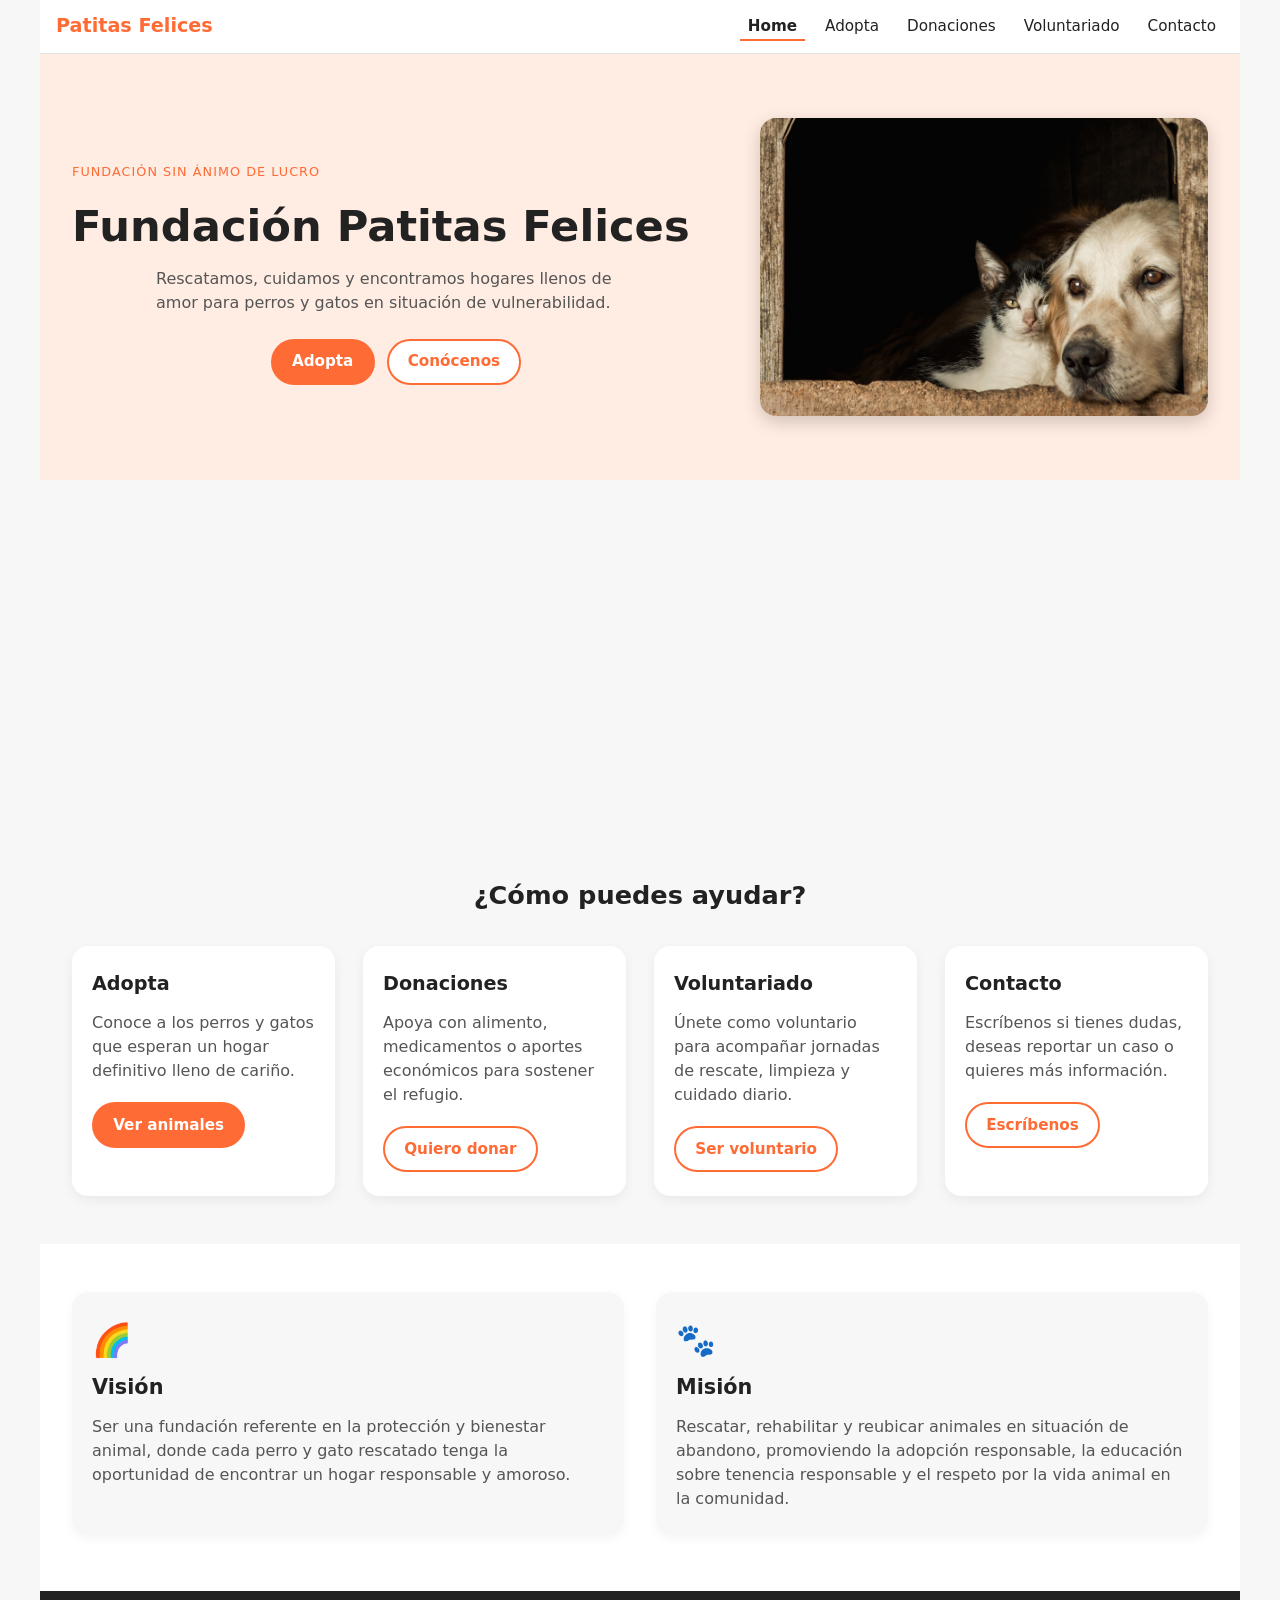
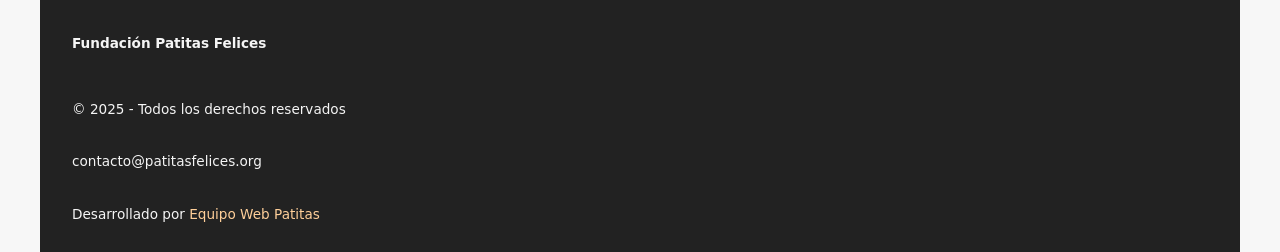
<file: index.html>
<!DOCTYPE html>
<html lang="es">
<head>
  <meta charset="UTF-8">
  <meta name="viewport" content="width=device-width, initial-scale=1.0">
  <title>Fundación Patitas Felices</title>
  <link rel="stylesheet" href="css/styles.css">
</head>
<body>
  <!-- Encabezado principal -->
  <header class="site-header">
    <div class="logo">
      <a href="index.html">Patitas Felices</a>
    </div>

    <!-- Checkbox oculto que controla el menú -->
    <input type="checkbox" id="menu-toggle" class="menu-toggle" />

    <!-- Botón hamburguesa -->
    <label for="menu-toggle" class="menu-toggle-label">
      <span></span>
      <span></span>
      <span></span>
      <span class="sr-only">Abrir o cerrar menú de navegación</span>
    </label>

    <nav class="main-nav">
      <ul>
        <li><a href="index.html" class="is-active">Home</a></li>
        <li><a href="adopta.html">Adopta</a></li>
        <li><a href="index.html#donaciones">Donaciones</a></li>
        <li><a href="index.html#voluntariado">Voluntariado</a></li>
        <li><a href="contacto.html">Contacto</a></li>
      </ul>
    </nav>
  </header>

  <main>
    <!-- Banner / Hero principal -->
    <section class="hero" id="inicio">
      <div class="hero-contenido">
        <p class="hero-etiqueta">Fundación sin ánimo de lucro</p>
        <h1 class="hero-titulo">Fundación Patitas Felices</h1>
        <p class="hero-slogan">
          Rescatamos, cuidamos y encontramos hogares llenos de amor para perros y gatos en situación de vulnerabilidad.
        </p>
        <div class="hero-acciones">
          <a href="adopta.html" class="btn btn-principal">Adopta</a>
          <a href="#donaciones" class="btn btn-secundario">Conócenos</a>
        </div>
      </div>
      <div class="hero-imagen">
        <!-- Imagen ilustrativa, se mostrará con CSS -->
        <img src="assets/img/hero-perrito-gatito.jpg" alt="Perro y gato rescatados por la fundación" />
      </div>
    </section>

    <!-- Carrusel principal (CSS) -->
    <section class="carousel-principal" aria-label="Galería principal de rescates">
      <div class="carousel-inner">
        <figure class="slide slide-1">
          <img src="assets/img/carrusel-rescate-1.jpg" alt="Voluntarios rescatando un perro en la calle" />
          <figcaption>Rescate y atención inmediata</figcaption>
        </figure>

        <figure class="slide slide-2">
          <img src="assets/img/carrusel-rehabilitacion-2.jpg" alt="Perro en recuperación en la fundación" />
          <figcaption>Rehabilitación y cuidado diario</figcaption>
        </figure>

        <figure class="slide slide-3">
          <img src="assets/img/carrusel-adopcion-3.jpg" alt="Familia adoptando un perro" />
          <figcaption>Adopciones responsables y acompañadas</figcaption>
        </figure>
      </div>
    </section>

    <!-- Secciones destacadas: Adopta / Donaciones / Voluntariado / Contacto -->
    <section class="secciones-destacadas">
          
      <h2 class="secciones-titulo">¿Cómo puedes ayudar?</h2>

      <div class="secciones-grid">
        <article class="tarjeta-destacada">
          <h3>Adopta</h3>
          <p>Conoce a los perros y gatos que esperan un hogar definitivo lleno de cariño.</p>
          <a href="adopta.html" class="btn btn-principal">Ver animales</a>
        </article>

        <article class="tarjeta-destacada" id="donaciones">
          <h3>Donaciones</h3>
          <p>Apoya con alimento, medicamentos o aportes económicos para sostener el refugio.</p>
          <a href="contacto.html" class="btn btn-secundario">Quiero donar</a>
        </article>

        <article class="tarjeta-destacada" id="voluntariado">
          <h3>Voluntariado</h3>
          <p>Únete como voluntario para acompañar jornadas de rescate, limpieza y cuidado diario.</p>
          <a href="contacto.html" class="btn btn-secundario">Ser voluntario</a>
        </article>

        <article class="tarjeta-destacada">
          <h3>Contacto</h3>
          <p>Escríbenos si tienes dudas, deseas reportar un caso o quieres más información.</p>
          <a href="contacto.html" class="btn btn-secundario">Escríbenos</a>
        </article>
      </div>
    </section>

    <!-- Visión y Misión -->
    <section class="vision-mision" aria-labelledby="titulo-vision-mision">
      <h2 id="titulo-vision-mision" class="sr-only">Visión y Misión de la Fundación</h2>
      <article class="bloque-vision">
        <div class="vision-icono" aria-hidden="true">🌈</div>
        <h3>Visión</h3>
        <p>
          Ser una fundación referente en la protección y bienestar animal, donde cada perro y gato rescatado tenga la
          oportunidad de encontrar un hogar responsable y amoroso.
        </p>
      </article>
      <article class="bloque-mision">
        <div class="vision-icono" aria-hidden="true">🐾</div>
        <h3>Misión</h3>
        <p>
          Rescatar, rehabilitar y reubicar animales en situación de abandono, promoviendo la adopción responsable, la
          educación sobre tenencia responsable y el respeto por la vida animal en la comunidad.
        </p>
      </article>
    </section>

    <!-- Galería / Carrusel secundario -->
    <section class="galeria-secundaria" aria-label="Galería de rescates y eventos">
      <!-- Imágenes secundarias -->
    </section>

    <!-- Testimonios (opcional) -->
    <section class="testimonios" aria-label="Testimonios de adoptantes y voluntarios">
      <!-- Tarjetas de testimonios -->
    </section>
  </main>

  <footer class="site-footer">
    <p class="footer-fundacion">Fundación Patitas Felices</p>
    <p class="footer-copy">© 2025 - Todos los derechos reservados</p>
    <p class="footer-contacto">contacto@patitasfelices.org</p>
    <p class="footer-dev">
      Desarrollado por <a href="#" target="_blank" rel="noopener">Equipo Web Patitas</a>
    </p>
  </footer>
</body>
</html>
</file>
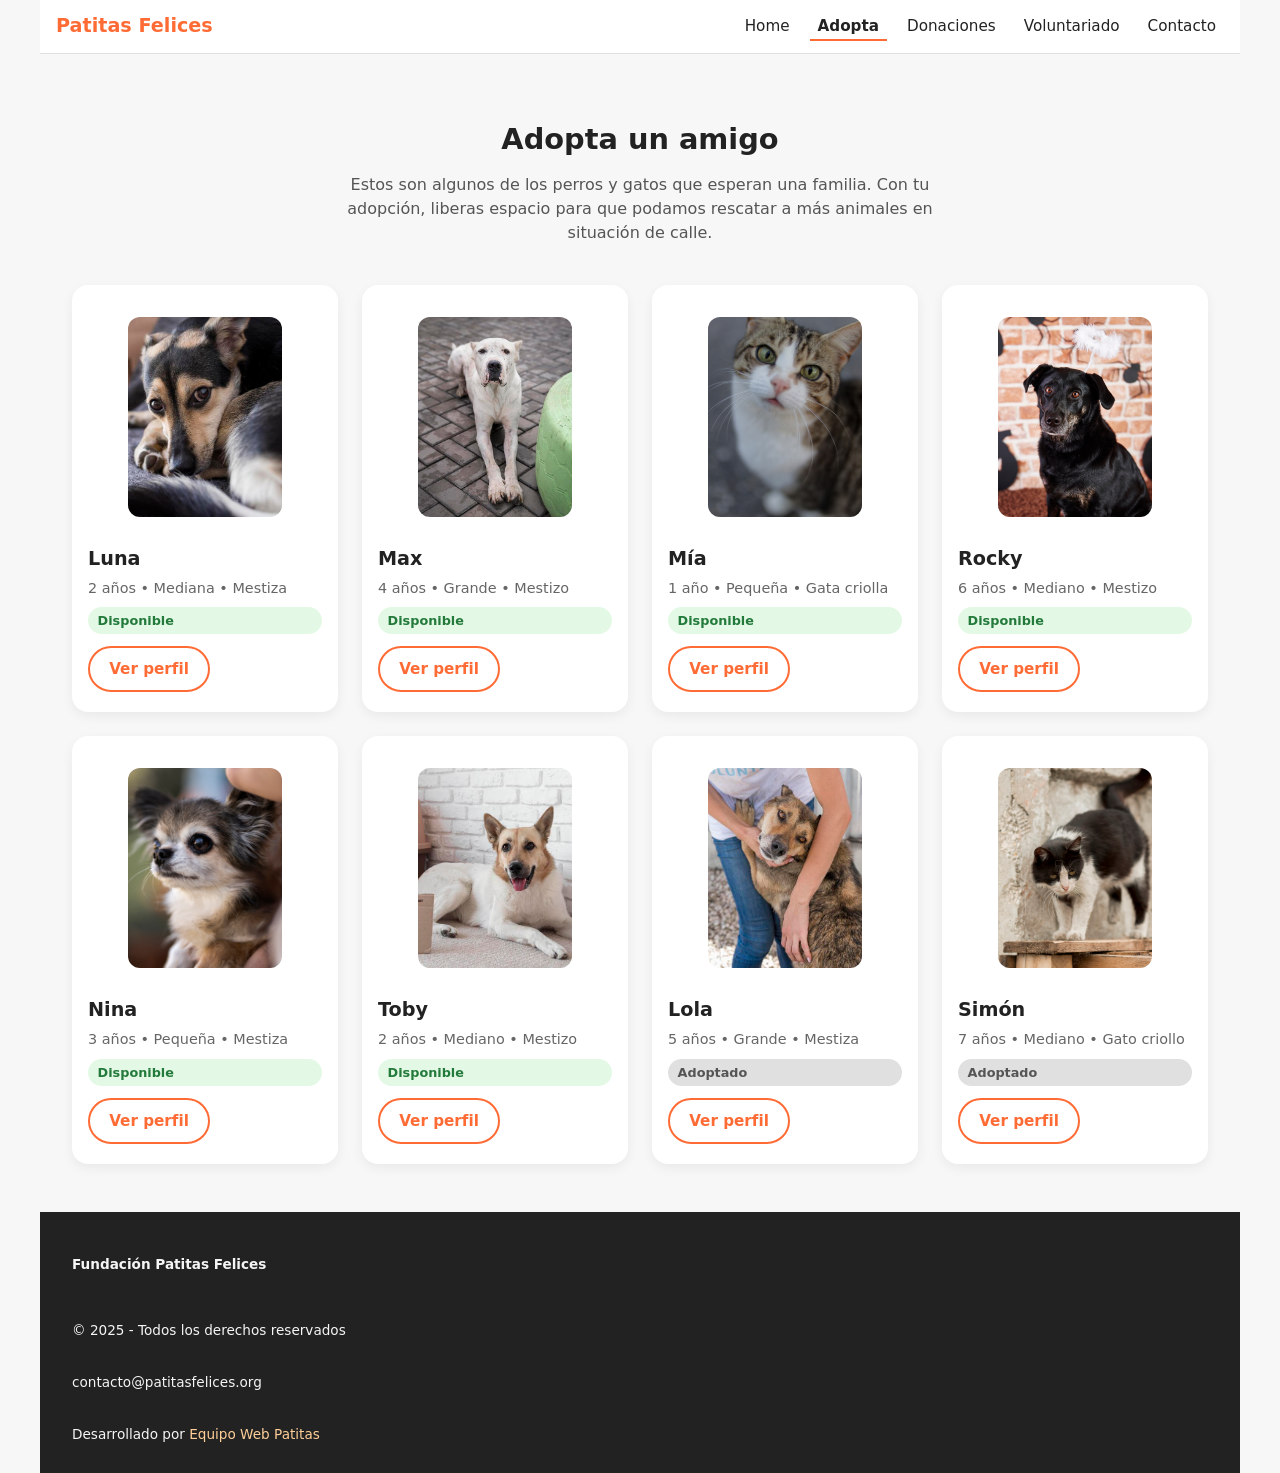
<file: adopta.html>
<!DOCTYPE html>
<html lang="es">
<head>
  <meta charset="UTF-8">
  <meta name="viewport" content="width=device-width, initial-scale=1.0">
  <title>Fundación Patitas Felices - Adopta</title>
  <link rel="stylesheet" href="css/styles.css">
</head>
<body>
  <!-- Encabezado principal -->
  <header class="site-header">
    <div class="logo">
      <a href="index.html">Patitas Felices</a>
    </div>

    <!-- Checkbox oculto que controla el menú -->
    <input type="checkbox" id="menu-toggle" class="menu-toggle" />

    <!-- Botón hamburguesa -->
    <label for="menu-toggle" class="menu-toggle-label">
      <span></span>
      <span></span>
      <span></span>
      <span class="sr-only">Abrir o cerrar menú de navegación</span>
    </label>

    <nav class="main-nav">
      <ul>
        <li><a href="index.html">Home</a></li>
        <li><a href="adopta.html" class="is-active">Adopta</a></li>
        <li><a href="index.html#donaciones">Donaciones</a></li>
        <li><a href="index.html#voluntariado">Voluntariado</a></li>
        <li><a href="contacto.html">Contacto</a></li>
      </ul>
    </nav>
  </header>

  <main>
    <section class="intro-adopta">
      <h1 class="catalogo-titulo">Adopta un amigo</h1>
      <p class="catalogo-descripcion">
        Estos son algunos de los perros y gatos que esperan una familia. Con tu adopción, liberas espacio para que
        podamos rescatar a más animales en situación de calle.
      </p>
    </section>

    <section class="catalogo-animales" aria-label="Catálogo de animales en adopción">
      <div class="grid-animales">
        <article class="tarjeta-animal">
          <figure class="animal-imagen">
            <img src="assets/img/animal-luna.jpg" alt="Perra mestiza de tamaño mediano llamada Luna" />
          </figure>
          <div class="animal-info">
            <h2 class="animal-nombre">Luna</h2>
            <p class="animal-detalle">2 años • Mediana • Mestiza</p>
            <span class="estado estado-disponible">Disponible</span>
          </div>
          <a href="perfil-animal.html" class="btn btn-secundario">Ver perfil</a>
        </article>

        <article class="tarjeta-animal">
          <figure class="animal-imagen">
            <img src="assets/img/animal-max.jpg" alt="Perro grande llamado Max" />
          </figure>
          <div class="animal-info">
            <h2 class="animal-nombre">Max</h2>
            <p class="animal-detalle">4 años • Grande • Mestizo</p>
            <span class="estado estado-disponible">Disponible</span>
          </div>
          <a href="perfil-animal.html" class="btn btn-secundario">Ver perfil</a>
        </article>

        <article class="tarjeta-animal">
          <figure class="animal-imagen">
            <img src="assets/img/animal-mia.jpg" alt="Gata joven llamada Mía" />
          </figure>
          <div class="animal-info">
            <h2 class="animal-nombre">Mía</h2>
            <p class="animal-detalle">1 año • Pequeña • Gata criolla</p>
            <span class="estado estado-disponible">Disponible</span>
          </div>
          <a href="perfil-animal.html" class="btn btn-secundario">Ver perfil</a>
        </article>

        <article class="tarjeta-animal">
          <figure class="animal-imagen">
            <img src="assets/img/animal-rocky.jpg" alt="Perro adulto llamado Rocky" />
          </figure>
          <div class="animal-info">
            <h2 class="animal-nombre">Rocky</h2>
            <p class="animal-detalle">6 años • Mediano • Mestizo</p>
            <span class="estado estado-disponible">Disponible</span>
          </div>
          <a href="perfil-animal.html" class="btn btn-secundario">Ver perfil</a>
        </article>

        <article class="tarjeta-animal">
          <figure class="animal-imagen">
            <img src="assets/img/animal-nina.jpg" alt="Perrita pequeña llamada Nina" />
          </figure>
          <div class="animal-info">
            <h2 class="animal-nombre">Nina</h2>
            <p class="animal-detalle">3 años • Pequeña • Mestiza</p>
            <span class="estado estado-disponible">Disponible</span>
          </div>
          <a href="perfil-animal.html" class="btn btn-secundario">Ver perfil</a>
        </article>

        <article class="tarjeta-animal">
          <figure class="animal-imagen">
            <img src="assets/img/animal-toby.jpg" alt="Perro mediano llamado Toby" />
          </figure>
          <div class="animal-info">
            <h2 class="animal-nombre">Toby</h2>
            <p class="animal-detalle">2 años • Mediano • Mestizo</p>
            <span class="estado estado-disponible">Disponible</span>
          </div>
          <a href="perfil-animal.html" class="btn btn-secundario">Ver perfil</a>
        </article>

        <article class="tarjeta-animal">
          <figure class="animal-imagen">
            <img src="assets/img/animal-lola.jpg" alt="Perra grande adoptada llamada Lola" />
          </figure>
          <div class="animal-info">
            <h2 class="animal-nombre">Lola</h2>
            <p class="animal-detalle">5 años • Grande • Mestiza</p>
            <span class="estado estado-adoptado">Adoptado</span>
          </div>
          <a href="perfil-animal.html" class="btn btn-secundario">Ver perfil</a>
        </article>

        <article class="tarjeta-animal">
          <figure class="animal-imagen">
            <img src="assets/img/animal-simon.jpg" alt="Gato adulto adoptado llamado Simón" />
          </figure>
          <div class="animal-info">
            <h2 class="animal-nombre">Simón</h2>
            <p class="animal-detalle">7 años • Mediano • Gato criollo</p>
            <span class="estado estado-adoptado">Adoptado</span>
          </div>
          <a href="perfil-animal.html" class="btn btn-secundario">Ver perfil</a>
        </article>
      </div>
    </section>
  </main>

  <footer class="site-footer">
    <p class="footer-fundacion">Fundación Patitas Felices</p>
    <p class="footer-copy">© 2025 - Todos los derechos reservados</p>
    <p class="footer-contacto">contacto@patitasfelices.org</p>
    <p class="footer-dev">
      Desarrollado por <a href="#" target="_blank" rel="noopener">Equipo Web Patitas</a>
    </p>
  </footer>
</body>
</html>
</file>
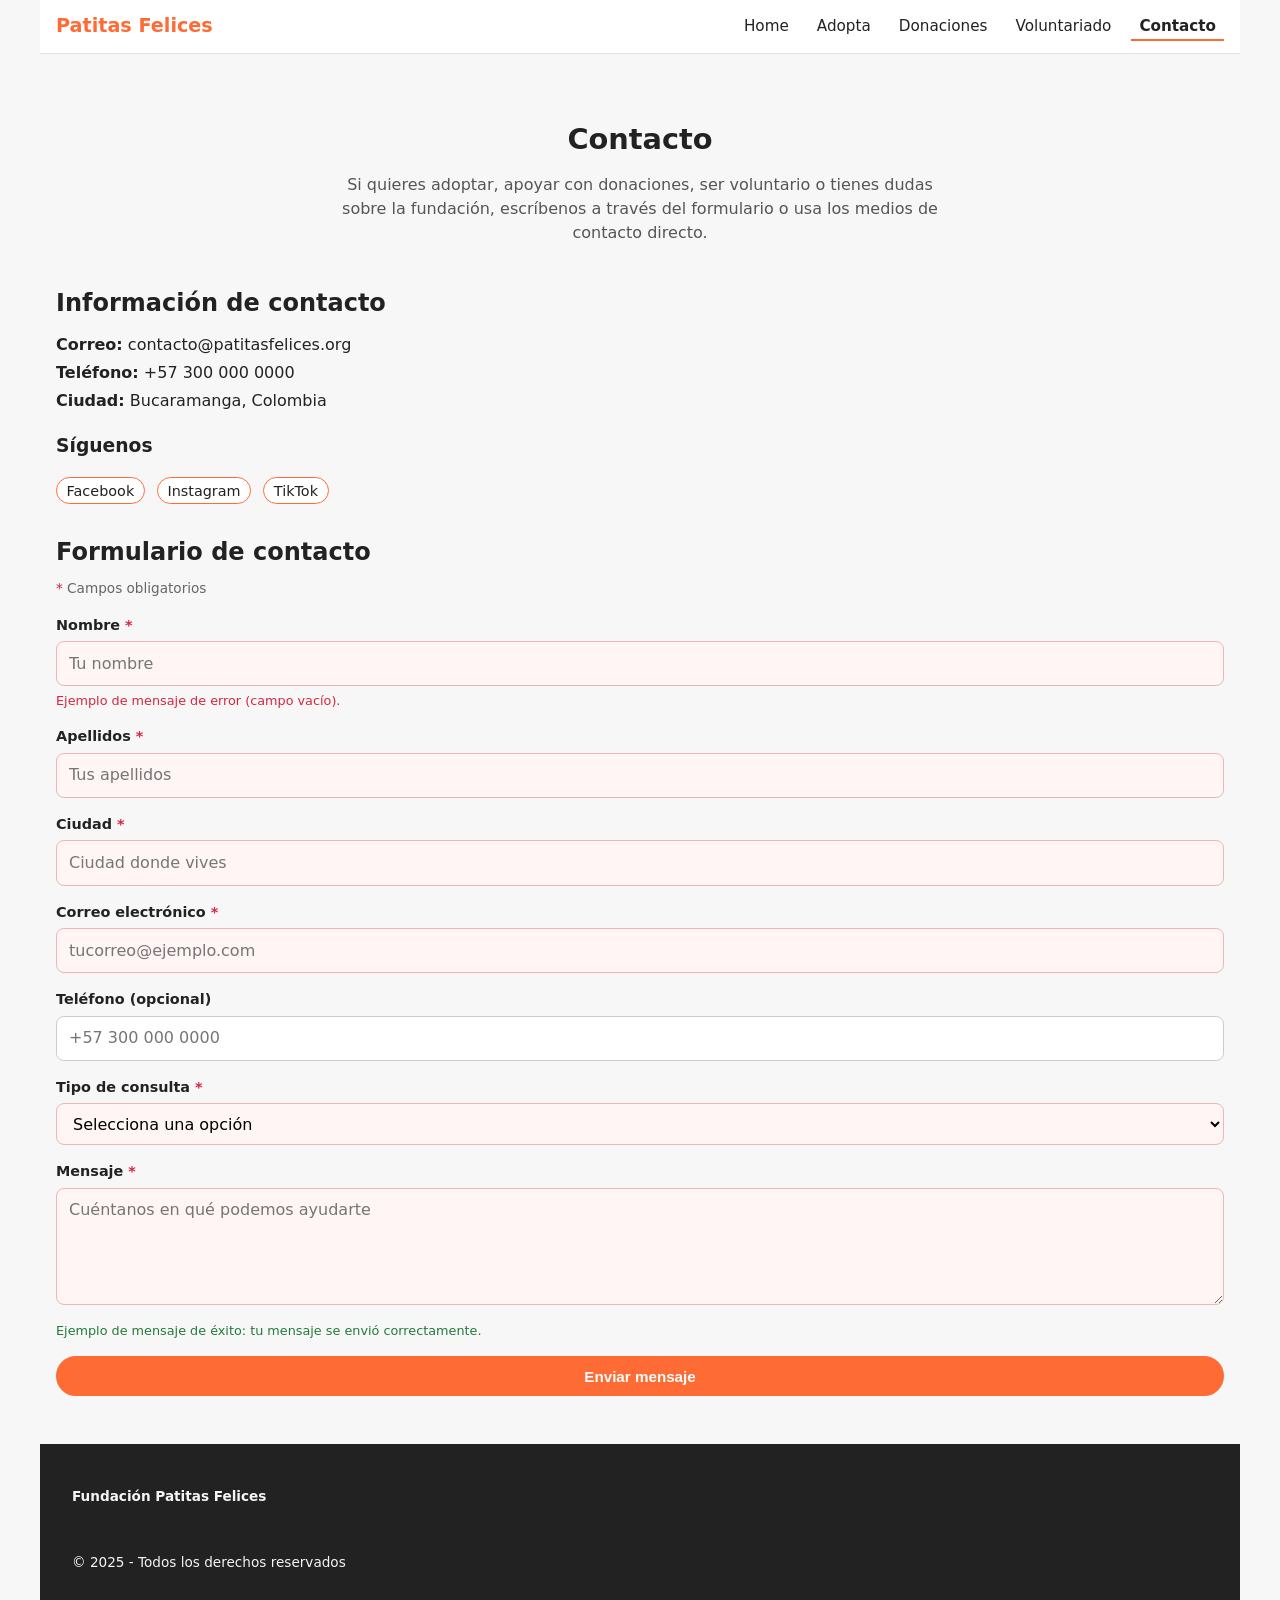
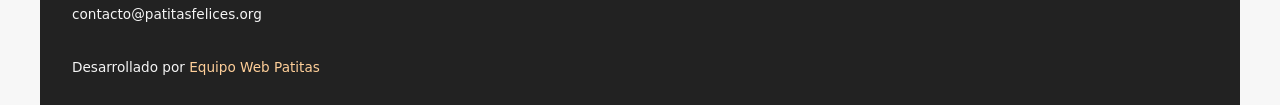
<file: contacto.html>
<!DOCTYPE html>
<html lang="es">
<head>
  <meta charset="UTF-8">
  <meta name="viewport" content="width=device-width, initial-scale=1.0">
  <title>Fundación Patitas Felices - Contacto</title>
  <link rel="stylesheet" href="css/styles.css">
</head>
<body>
  <!-- Encabezado principal -->
  <header class="site-header">
    <div class="logo">
      <a href="index.html">Patitas Felices</a>
    </div>

    <!-- Checkbox oculto que controla el menú -->
    <input type="checkbox" id="menu-toggle" class="menu-toggle" />

    <!-- Botón hamburguesa -->
    <label for="menu-toggle" class="menu-toggle-label">
      <span></span>
      <span></span>
      <span></span>
      <span class="sr-only">Abrir o cerrar menú de navegación</span>
    </label>

    <nav class="main-nav">
      <ul>
        <li><a href="index.html">Home</a></li>
        <li><a href="adopta.html">Adopta</a></li>
        <li><a href="index.html#donaciones">Donaciones</a></li>
        <li><a href="index.html#voluntariado">Voluntariado</a></li>
        <li><a href="contacto.html" class="is-active">Contacto</a></li>
      </ul>
    </nav>
  </header>

  <main>
    <section class="intro-contacto">
      <h1>Contacto</h1>
      <p>
        Si quieres adoptar, apoyar con donaciones, ser voluntario o tienes dudas sobre la fundación, escríbenos a través
        del formulario o usa los medios de contacto directo.
      </p>
    </section>

    <section class="contacto-contenido">
      <article class="contacto-info">
        <h2>Información de contacto</h2>
        <p><strong>Correo:</strong> contacto@patitasfelices.org</p>
        <p><strong>Teléfono:</strong> +57 300 000 0000</p>
        <p><strong>Ciudad:</strong> Bucaramanga, Colombia</p>

        <h3>Síguenos</h3>
        <ul class="contacto-redes">
          <li><a href="#" aria-label="Facebook Fundación Patitas Felices">Facebook</a></li>
          <li><a href="#" aria-label="Instagram Fundación Patitas Felices">Instagram</a></li>
          <li><a href="#" aria-label="TikTok Fundación Patitas Felices">TikTok</a></li>
        </ul>
      </article>

      <section class="contacto-formulario" aria-labelledby="titulo-form-contacto">
        <h2 id="titulo-form-contacto">Formulario de contacto</h2>
        <p class="nota-obligatorios"><span class="asterisco">*</span> Campos obligatorios</p>

        <form class="form-contacto" novalidate>
          <div class="campo">
            <label for="nombre">Nombre <span class="asterisco">*</span></label>
            <input id="nombre" name="nombre" type="text" placeholder="Tu nombre" required />
            <p class="mensaje-estado mensaje-error-ejemplo">Ejemplo de mensaje de error (campo vacío).</p>
          </div>

          <div class="campo">
            <label for="apellidos">Apellidos <span class="asterisco">*</span></label>
            <input id="apellidos" name="apellidos" type="text" placeholder="Tus apellidos" required />
          </div>

          <div class="campo">
            <label for="ciudad">Ciudad <span class="asterisco">*</span></label>
            <input id="ciudad" name="ciudad" type="text" placeholder="Ciudad donde vives" required />
          </div>

          <div class="campo">
            <label for="email">Correo electrónico <span class="asterisco">*</span></label>
            <input id="email" name="email" type="email" placeholder="tucorreo@ejemplo.com" required />
          </div>

          <div class="campo">
            <label for="telefono">Teléfono (opcional)</label>
            <input id="telefono" name="telefono" type="tel" placeholder="+57 300 000 0000" />
          </div>

          <div class="campo">
            <label for="tipo-consulta">Tipo de consulta <span class="asterisco">*</span></label>
            <select id="tipo-consulta" name="tipo-consulta" required>
              <option value="" disabled selected>Selecciona una opción</option>
              <option value="adopcion">Adopción</option>
              <option value="donacion">Donación</option>
              <option value="voluntariado">Voluntariado</option>
              <option value="informacion">Información general</option>
              <option value="otro">Otro</option>
            </select>
          </div>

          <div class="campo">
            <label for="mensaje">Mensaje <span class="asterisco">*</span></label>
            <textarea id="mensaje" name="mensaje" rows="4" placeholder="Cuéntanos en qué podemos ayudarte" required></textarea>
          </div>

          <div class="estado-formulario">
            <p class="mensaje-estado mensaje-exito-ejemplo">
              Ejemplo de mensaje de éxito: tu mensaje se envió correctamente.
            </p>
          </div>

          <button type="submit" class="btn btn-principal">Enviar mensaje</button>
        </form>
      </section>
    </section>
  </main>

  <footer class="site-footer">
    <p class="footer-fundacion">Fundación Patitas Felices</p>
    <p class="footer-copy">© 2025 - Todos los derechos reservados</p>
    <p class="footer-contacto">contacto@patitasfelices.org</p>
    <p class="footer-dev">
      Desarrollado por <a href="#" target="_blank" rel="noopener">Equipo Web Patitas</a>
    </p>
  </footer>
</body>
</html>
</file>
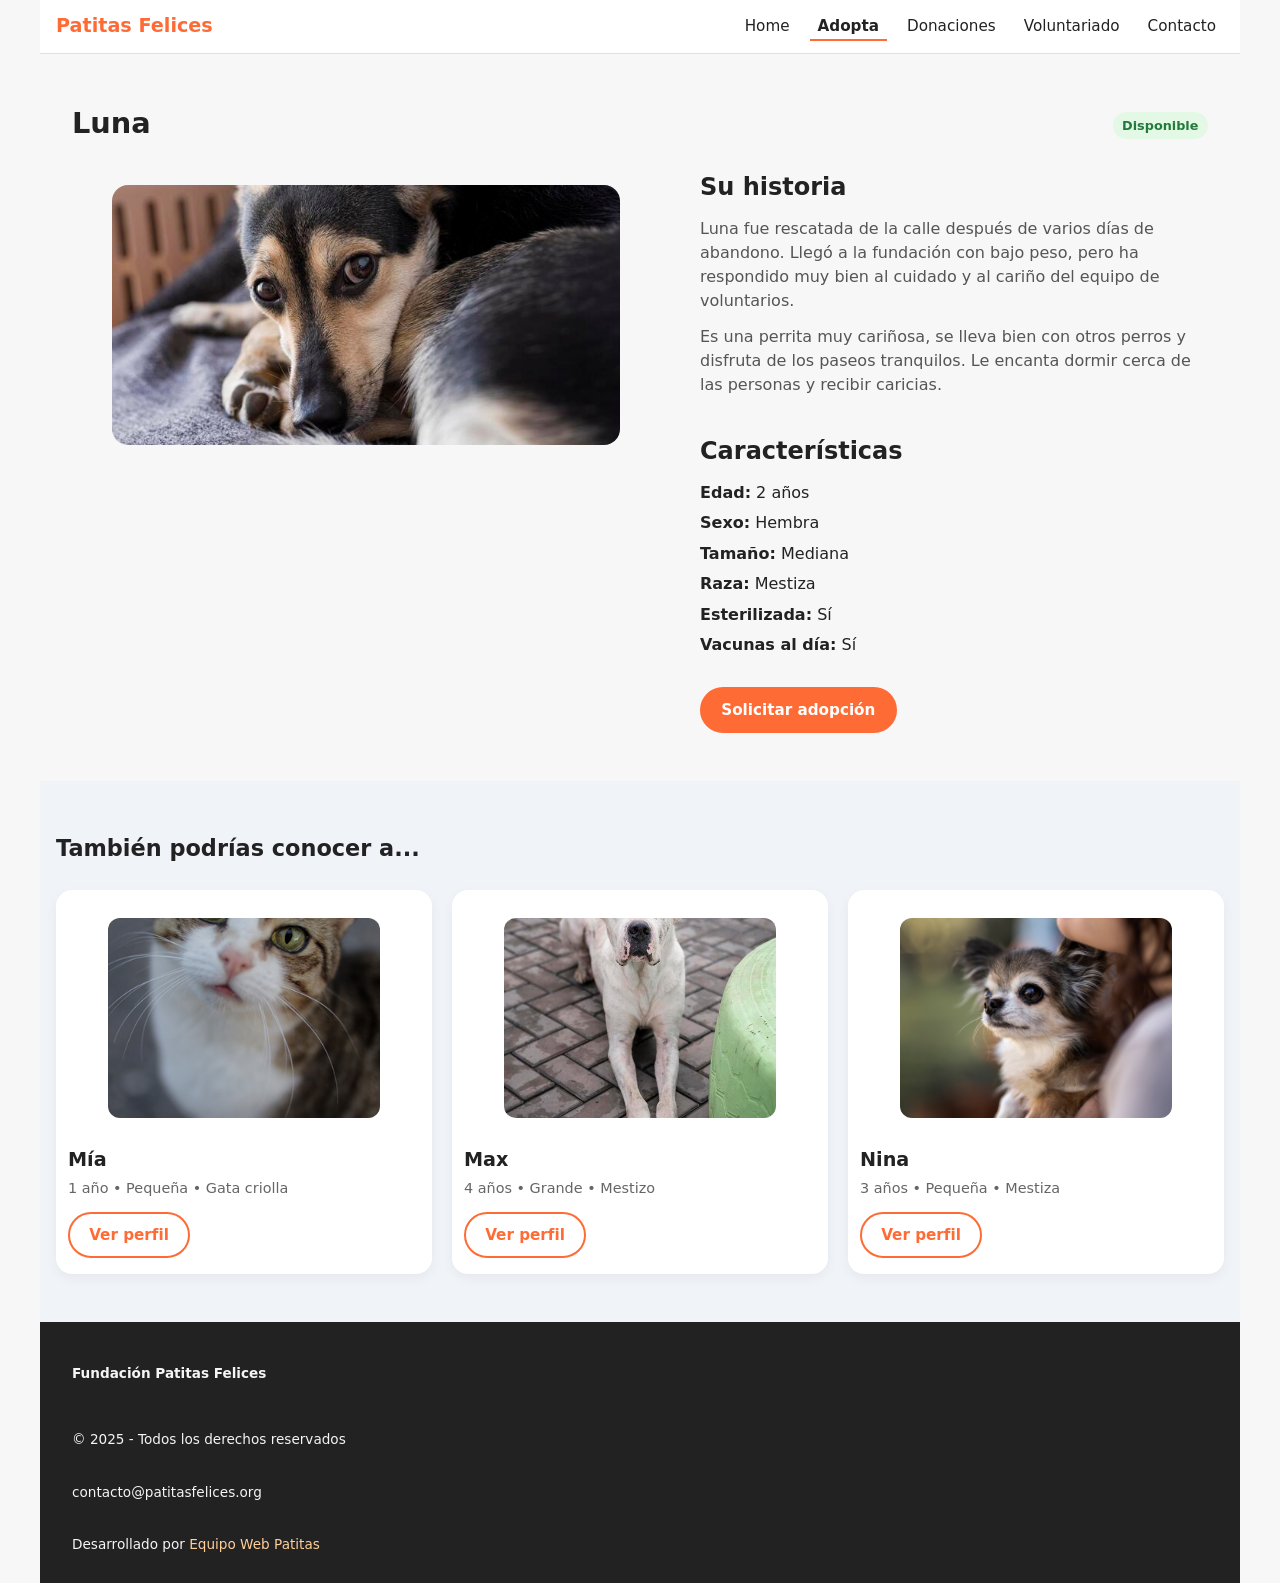
<file: perfil-animal.html>
<!DOCTYPE html>
<html lang="es">
<head>
  <meta charset="UTF-8">
  <meta name="viewport" content="width=device-width, initial-scale=1.0">
  <title>Fundación Patitas Felices - Perfil de Luna</title>
  <link rel="stylesheet" href="css/styles.css">
</head>
<body>
  <!-- Encabezado principal -->
  <header class="site-header">
    <div class="logo">
      <a href="index.html">Patitas Felices</a>
    </div>

    <!-- Checkbox oculto que controla el menú -->
    <input type="checkbox" id="menu-toggle" class="menu-toggle" />

    <!-- Botón hamburguesa -->
    <label for="menu-toggle" class="menu-toggle-label">
      <span></span>
      <span></span>
      <span></span>
      <span class="sr-only">Abrir o cerrar menú de navegación</span>
    </label>

    <nav class="main-nav">
      <ul>
        <li><a href="index.html">Home</a></li>
        <li><a href="adopta.html" class="is-active">Adopta</a></li>
        <li><a href="index.html#donaciones">Donaciones</a></li>
        <li><a href="index.html#voluntariado">Voluntariado</a></li>
        <li><a href="contacto.html">Contacto</a></li>
      </ul>
    </nav>
  </header>

  <main>
    <section class="perfil-animal">
      <header class="perfil-encabezado">
        <h1 class="animal-nombre-principal">Luna</h1>
        <span class="estado estado-disponible">Disponible</span>
      </header>

      <div class="perfil-layout">
        <figure class="perfil-imagen">
          <img src="assets/img/animal-luna.jpg" alt="Perra mestiza de tamaño mediano llamada Luna" />
        </figure>

        <section class="perfil-contenido">
          <article class="perfil-descripcion">
            <h2>Su historia</h2>
            <p>
              Luna fue rescatada de la calle después de varios días de abandono. Llegó a la fundación con bajo peso,
              pero ha respondido muy bien al cuidado y al cariño del equipo de voluntarios.
            </p>
            <p>
              Es una perrita muy cariñosa, se lleva bien con otros perros y disfruta de los paseos tranquilos. Le encanta
              dormir cerca de las personas y recibir caricias.
            </p>
          </article>

          <article class="perfil-ficha">
            <h2>Características</h2>
            <ul>
              <li><strong>Edad:</strong> 2 años</li>
              <li><strong>Sexo:</strong> Hembra</li>
              <li><strong>Tamaño:</strong> Mediana</li>
              <li><strong>Raza:</strong> Mestiza</li>
              <li><strong>Esterilizada:</strong> Sí</li>
              <li><strong>Vacunas al día:</strong> Sí</li>
            </ul>
          </article>

          <div class="perfil-cta">
            <a href="contacto.html" class="btn btn-principal">Solicitar adopción</a>
            <p class="perfil-nota">
              <!--Esta página es una maqueta. El botón muestra cómo sería el proceso real de contacto para la adopción.-->
            </p>
          </div>
        </section>
      </div>
    </section>

    <section class="animales-relacionados" aria-label="Animales relacionados con Luna">
      <h2 class="relacionados-titulo">También podrías conocer a...</h2>

      <div class="relacionados-grid">
        <article class="tarjeta-animal-relacionado">
          <figure class="animal-imagen">
            <img src="assets/img/animal-mia.jpg" alt="Gata joven llamada Mía" />
          </figure>
          <div class="animal-info">
            <h3 class="animal-nombre">Mía</h3>
            <p class="animal-detalle">1 año • Pequeña • Gata criolla</p>
          </div>
          <a href="perfil-animal.html" class="btn btn-secundario">Ver perfil</a>
        </article>

        <article class="tarjeta-animal-relacionado">
          <figure class="animal-imagen">
            <img src="assets/img/animal-max.jpg" alt="Perro grande llamado Max" />
          </figure>
          <div class="animal-info">
            <h3 class="animal-nombre">Max</h3>
            <p class="animal-detalle">4 años • Grande • Mestizo</p>
          </div>
          <a href="perfil-animal.html" class="btn btn-secundario">Ver perfil</a>
        </article>

        <article class="tarjeta-animal-relacionado">
          <figure class="animal-imagen">
            <img src="assets/img/animal-nina.jpg" alt="Perrita pequeña llamada Nina" />
          </figure>
          <div class="animal-info">
            <h3 class="animal-nombre">Nina</h3>
            <p class="animal-detalle">3 años • Pequeña • Mestiza</p>
          </div>
          <a href="perfil-animal.html" class="btn btn-secundario">Ver perfil</a>
        </article>
      </div>
    </section>
  </main>

  <footer class="site-footer">
    <p class="footer-fundacion">Fundación Patitas Felices</p>
    <p class="footer-copy">© 2025 - Todos los derechos reservados</p>
    <p class="footer-contacto">contacto@patitasfelices.org</p>
    <p class="footer-dev">
      Desarrollado por <a href="#" target="_blank" rel="noopener">Equipo Web Patitas</a>
    </p>
  </footer>
</body>
</html>
</file>
<file: css/styles.css>
*,
*::before,
*::after {
  box-sizing: border-box;
}

html {
  font-size: 16px;
  scroll-behavior: smooth;
}

body {
  margin: 0;
  font-family: system-ui, -apple-system, BlinkMacSystemFont, "Segoe UI", sans-serif;
  color: #222222;
  background-color: #f7f7f7;
  max-width: 1200px;
  margin-inline: auto;
  line-height: 1.5;
}

img {
  max-width: 100%;
  height: auto;
  display: block;
}

a {
  color: inherit;
  text-decoration: none;
}

.sr-only {
  position: absolute;
  width: 1px;
  height: 1px;
  padding: 0;
}

.sr-only {
  margin: -1px;
  overflow: hidden;
  clip: rect(0, 0, 0, 0);
  white-space: nowrap;
  border: 0;
}

.site-header {
  display: flex;
  align-items: center;
  justify-content: space-between;
}

.site-header {
  padding: 0.75rem 1rem;
  background-color: #ffffff;
  border-bottom: 1px solid #e0e0e0;
}

.logo a {
  font-weight: 700;
  font-size: 1.2rem;
}

.logo a {
  color: #ff6b35;
}

.main-nav ul {
  list-style: none;
  display: flex;
  gap: 0.75rem;
  margin: 0;
  padding: 0;
}

.main-nav a {
  font-size: 0.95rem;
  padding: 0.25rem 0.5rem;
}

.main-nav a.is-active {
  border-bottom: 2px solid #ff6b35;
  font-weight: 600;
}

.menu-toggle {
  position: absolute;
  opacity: 0;
  pointer-events: none;
}

.menu-toggle-label {
  display: none; /* Por defecto oculto (solo lo mostramos en mobile) */
  cursor: pointer;
}

.menu-toggle-label span {
  display: block;
  width: 22px;
  height: 2px;
  margin: 4px 0;
  background-color: #333333;
  border-radius: 999px;
}

.btn {
  display: inline-block;
  padding: 0.6rem 1.2rem;
  border-radius: 999px;
}

.btn {
  font-size: 0.95rem;
  font-weight: 600;
  border: 2px solid transparent;
}

.btn-principal {
  background-color: #ff6b35;
  color: #ffffff;
  border-color: #ff6b35;
}

.btn-secundario {
  background-color: #ffffff;
  color: #ff6b35;
  border-color: #ff6b35;
}

.btn:hover {
  transform: translateY(-1px);
  box-shadow: 0 4px 10px rgba(0, 0, 0, 0.12);
}

.hero {
  padding: 2.5rem 1rem;
  background-color: #ffece2;
}

.hero-contenido {
  text-align: center;
  margin-bottom: 1.5rem;
}

.hero-etiqueta {
  text-transform: uppercase;
  letter-spacing: 0.08em;
  font-size: 0.8rem;
  color: #ff6b35;
}

.hero-titulo {
  font-size: 2rem;
  margin: 0.5rem 0;
}

.hero-slogan {
  margin: 0.5rem auto 1.5rem;
  max-width: 32rem;
  color: #555555;
}

.hero-acciones {
  display: flex;
  flex-wrap: wrap;
  justify-content: center;
  gap: 0.75rem;
}

.hero-imagen img {
  border-radius: 1rem;
  box-shadow: 0 6px 18px rgba(0, 0, 0, 0.18);
}

.carousel-principal {
  padding: 2rem 1rem;
  position: relative;
}

.carousel-inner {
  position: relative;
  max-width: 100%;
  height: 230px;
  overflow: hidden;
  border-radius: 1rem;
}

.slide {
  position: absolute;
  inset: 0;
  opacity: 0;
  display: flex;
  flex-direction: column;
  justify-content: flex-end;
  background-color: #000000;
  animation: carrusel 9s infinite;
}

.slide img {
  width: 100%;
  height: 100%;
  object-fit: cover;
}

.slide figcaption {
  position: absolute;
  left: 0;
  bottom: 0;
  width: 100%;
  padding: 0.75rem 1rem;
  font-size: 0.9rem;
  color: #ffffff;
  background: linear-gradient(to top, rgba(0, 0, 0, 0.8), transparent);
}

@keyframes carrusel {
  0% {
    opacity: 0;
  }
  5% {
    opacity: 1;
  }
  30% {
    opacity: 1;
  }
  35% {
    opacity: 0;
  }
  100% {
    opacity: 0;
  }
}

.slide-1 {
  animation-delay: 0s;
}

.slide-2 {
  animation-delay: 3s;
}

.slide-3 {
  animation-delay: 6s;
}

.secciones-destacadas {
  padding: 2.5rem 1rem;
}

.secciones-titulo {
  text-align: center;
  font-size: 1.6rem;
  margin-bottom: 2rem;
}

.secciones-grid {
  display: flex;
  flex-direction: column;
  gap: 1.25rem;
}

/* VISION Y MISION INICIO */
.vision-mision {
  padding: 2.5rem 1rem 3rem;
  background-color: #ffffff;
  display: flex;
  flex-direction: column;
  gap: 1.5rem;
}

.bloque-vision,
.bloque-mision {
  background-color: #f7f7f7;
  border-radius: 1rem;
  padding: 1.5rem 1.25rem;
  box-shadow: 0 4px 12px rgba(0, 0, 0, 0.04);
}

.bloque-vision h3,
.bloque-mision h3 {
  margin-top: 0;
  margin-bottom: 0.75rem;
  font-size: 1.3rem;
}

.bloque-vision p,
.bloque-mision p {
  margin: 0;
  color: #555555;
}

.vision-icono {
  font-size: 2rem;
  margin-bottom: 0.5rem;
}
/* VISION Y MISION FIN */

.tarjeta-destacada {
  background-color: #ffffff;
  border-radius: 1rem;
  padding: 1.5rem 1.25rem;
  box-shadow: 0 4px 12px rgba(0, 0, 0, 0.06);
}

.tarjeta-destacada h3 {
  margin-top: 0;
  margin-bottom: 0.75rem;
  font-size: 1.2rem;
}

.tarjeta-destacada p {
  margin-top: 0;
  margin-bottom: 1.2rem;
  color: #555555;
}

.intro-adopta {
  padding: 2.5rem 1rem 1rem;
  text-align: center;
}

.catalogo-titulo {
  font-size: 1.8rem;
  margin-bottom: 0.75rem;
}

.catalogo-descripcion {
  max-width: 40rem;
  margin: 0 auto;
  color: #555555;
}

.catalogo-animales {
  padding: 1.5rem 1rem 3rem;
}

.grid-animales {
  display: grid;
  grid-template-columns: 1fr;
  gap: 1.5rem;
}

.tarjeta-destacada,
.tarjeta-animal {
  background-color: #ffffff;
  border-radius: 1rem;
  box-shadow: 0 4px 12px rgba(0, 0, 0, 0.06);
}

.tarjeta-animal {
  padding: 1rem 1rem 1.25rem;
  display: flex;
  flex-direction: column;
  gap: 0.75rem;
}

.animal-imagen img {
  border-radius: 0.75rem;
  width: 100%;
  height: 200px;
  object-fit: cover;
}

.animal-info {
  display: flex;
  flex-direction: column;
  gap: 0.25rem;
}

.animal-nombre {
  font-size: 1.2rem;
  margin: 0;
}

.animal-detalle {
  margin: 0;
  font-size: 0.9rem;
  color: #666666;
}

.estado {
  display: inline-block;
  margin-top: 0.25rem;
  padding: 0.25rem 0.6rem;
  border-radius: 999px;
  font-size: 0.8rem;
  font-weight: 600;
}

.estado-disponible {
  background-color: #e3f9e5;
  color: #237a3b;
}

.estado-adoptado {
  background-color: #e0e0e0;
  color: #555555;
}

.tarjeta-animal .btn {
  align-self: flex-start;
}

.perfil-animal {
  padding: 2.5rem 1rem 2rem;
}

.perfil-encabezado {
  display: flex;
  flex-direction: column;
  gap: 0.5rem;
  align-items: flex-start;
  margin-bottom: 1.5rem;
}

.animal-nombre-principal {
  font-size: 1.8rem;
  margin: 0;
}

.perfil-layout {
  display: flex;
  flex-direction: column;
  gap: 1.75rem;
}

.perfil-imagen img {
  border-radius: 1rem;
  width: 100%;
  height: 260px;
  object-fit: cover;
}

.perfil-contenido {
  display: flex;
  flex-direction: column;
  gap: 1.5rem;
}

.perfil-descripcion h2,
.perfil-ficha h2 {
  margin-top: 0;
  margin-bottom: 0.75rem;
}

.perfil-descripcion p {
  margin-top: 0;
  margin-bottom: 0.75rem;
  color: #555555;
}

.perfil-ficha ul {
  list-style: none;
  padding: 0;
  margin: 0;
}

.perfil-ficha li {
  margin-bottom: 0.4rem;
}

.perfil-cta .btn {
  margin-bottom: 0.5rem;
}

.perfil-nota {
  margin: 0;
  font-size: 0.85rem;
  color: #666666;
}

.animales-relacionados {
  padding: 2rem 1rem 3rem;
  background-color: #f0f4f8;
}

.relacionados-titulo {
  font-size: 1.4rem;
  margin-bottom: 1.5rem;
  text-align: left;
}

.relacionados-grid {
  display: grid;
  grid-template-columns: 1fr;
  gap: 1.25rem;
}

.tarjeta-animal-relacionado {
  background-color: #ffffff;
  border-radius: 1rem;
  padding: 0.75rem 0.75rem 1rem;
  box-shadow: 0 4px 12px rgba(0, 0, 0, 0.05);
  display: flex;
  flex-direction: column;
  gap: 0.75rem;
}

.tarjeta-animal-relacionado .btn {
  align-self: flex-start;
}

.intro-contacto {
  padding: 2.5rem 1rem 1rem;
  text-align: center;
}

.intro-contacto h1 {
  font-size: 1.8rem;
  margin-bottom: 0.75rem;
}

.intro-contacto p {
  max-width: 38rem;
  margin: 0 auto;
  color: #555555;
}

.contacto-contenido {
  padding: 1.5rem 1rem 3rem;
  display: flex;
  flex-direction: column;
  gap: 2rem;
}

.contacto-info h2 {
  margin-top: 0;
  margin-bottom: 0.75rem;
}

.contacto-info p {
  margin: 0.25rem 0;
}

.contacto-redes {
  list-style: none;
  padding: 0;
  margin: 0.75rem 0 0;
  display: flex;
  gap: 0.75rem;
  flex-wrap: wrap;
}

.contacto-redes a {
  font-size: 0.9rem;
  padding: 0.3rem 0.6rem;
  border-radius: 999px;
  background-color: #ffffff;
  border: 1px solid #ff6b35;
}

.contacto-formulario h2 {
  margin-top: 0;
  margin-bottom: 0.5rem;
}

.nota-obligatorios {
  margin: 0 0 1rem;
  font-size: 0.85rem;
  color: #666666;
}

.asterisco {
  color: #d7263d;
}

.form-contacto {
  display: flex;
  flex-direction: column;
  gap: 1rem;
}

.campo {
  display: flex;
  flex-direction: column;
  gap: 0.3rem;
}

.campo label {
  font-size: 0.9rem;
  font-weight: 600;
}

.campo input,
.campo select,
.campo textarea {
  padding: 0.6rem 0.75rem;
  border-radius: 0.5rem;
  border: 1px solid #cccccc;
  font: inherit;
  background-color: #ffffff;
}

.campo textarea {
  resize: vertical;
}

.mensaje-estado {
  font-size: 0.8rem;
  margin: 0;
}

.mensaje-error-ejemplo {
  color: #d7263d;
}

.mensaje-exito-ejemplo {
  color: #237a3b;
}

/* Campo requerido vacío (placeholder visible) */
.campo input:required:placeholder-shown,
.campo textarea:required:placeholder-shown,
.campo select:required:invalid {
  border-color: #f0b4b4;
  background-color: #fff5f5;
}

/* Campo válido */
.campo input:required:valid,
.campo textarea:required:valid,
.campo select:required:valid {
  border-color: #8fd19e;
  background-color: #f3fff6;
}

.campo.error input,
.campo.error textarea,
.campo.error select {
  border-color: #d7263d;
  background-color: #fff5f5;
}

.campo.success input,
.campo.success textarea,
.campo.success select {
  border-color: #237a3b;
  background-color: #f3fff6;
}

.site-footer {
  padding: 1.5rem 1rem;
  background-color: #222222;
  color: #f5f5f5;
  display: flex;
  flex-direction: column;
  gap: 0.5rem;
  font-size: 0.85rem;
}

.site-footer a {
  color: #ffcf99;
}

.footer-fundacion {
  font-weight: 600;
}

.footer-copy,
.footer-contacto,
.footer-dev {
  margin: 0;
}

/* Tablet */
@media (min-width: 601px) and (max-width: 1023px) {
  .hero {
    padding: 3rem 2rem;
  }

  .hero-titulo {
    font-size: 2.3rem;
  }

  .hero-contenido {
    text-align: left;
    margin-bottom: 1.5rem;
  }

  .hero-imagen {
    max-width: 26rem;
    margin-inline: auto;
  }

  /* .carousel-inner {
    flex-direction: row;
    overflow-x: auto;
  }
  
  .slide {
    min-width: 70%;
    flex: 0 0 auto;
  } */

  .secciones-grid {
    flex-direction: row;
    flex-wrap: wrap;
    justify-content: center;
    gap: 1.5rem;
  }

  .tarjeta-destacada {
    flex: 1 1 calc(50% - 1.5rem);
    max-width: 18rem;
  }

  .grid-animales {
    grid-template-columns: repeat(2, minmax(0, 1fr));
  }

  .perfil-animal {
    padding-inline: 2rem;
  }

  .relacionados-grid {
    grid-template-columns: repeat(2, minmax(0, 1fr));
  }

  .site-footer {
    flex-direction: row;
    flex-wrap: wrap;
    align-items: center;
    justify-content: space-between;
    gap: 0.75rem 1.5rem;
    padding-inline: 2rem;
  }

}

/* Desktop */
@media (min-width: 1024px) {

  .hero {
    padding: 4rem 2rem;
    display: flex;
    align-items: center;
    justify-content: space-between;
    gap: 2.5rem;
  }

  .hero-contenido {
    flex: 1;
    text-align: left;
    margin-bottom: 0;
  }

  .hero-titulo {
    font-size: 2.7rem;
  }

  .hero-slogan {
    font-size: 1rem;
    max-width: 30rem;
  }

  .hero-imagen {
    flex: 1;
    max-width: 28rem;
  }

  .carousel-principal {
    padding: 3rem 2rem;
  }

  /* .carousel-inner {
    flex-direction: row;
    gap: 1.5rem;
  } */

  .slide {
    min-width: 32%;
    flex: 1 1 0;
  }

  .secciones-destacadas {
    padding: 3rem 2rem;
  }
  
  .secciones-grid {
    display: grid;
    grid-template-columns: repeat(4, minmax(0, 1fr));
    gap: 1.75rem;
  }

  .tarjeta-destacada {
    max-width: none;
  }

  .catalogo-animales {
    padding-inline: 2rem;
  }

  .grid-animales {
    grid-template-columns: repeat(4, minmax(0, 1fr));
  }

  .perfil-animal {
    padding: 3rem 2rem 2.5rem;
  }

  .perfil-encabezado {
    flex-direction: row;
    align-items: center;
    justify-content: space-between;
  }

  .perfil-layout {
    flex-direction: row;
    align-items: flex-start;
    gap: 2.5rem;
  }

  .perfil-imagen {
    flex: 1;
  }

  .perfil-contenido {
    flex: 1;
  }

  .relacionados-grid {
    grid-template-columns: repeat(3, minmax(0, 1fr));
  }

    .site-footer {
    padding: 1.75rem 2rem;
    flex-wrap: nowrap;
    gap: 2rem;
  }

  /* VISION Y MISION INICIO */

  .vision-mision {
    padding: 3rem 2rem 3.5rem;
    flex-direction: row;
    align-items: stretch;
    gap: 2rem;
  }

  .bloque-vision,
  .bloque-mision {
    flex: 1;
  }
  /* VISION Y MISION FIN */

}

@media (max-width: 600px) {

  .site-header {
    position: relative;
  }

  /* Mostrar icono hamburguesa en mobile */
  .menu-toggle-label {
    display: block;
  }

  /* Menú oculto por defecto en mobile */
  .main-nav {
    position: absolute;
    top: 100%;
    right: 0;
    left: 0;
    background-color: #ffffff;
    border-top: 1px solid #e0e0e0;
    display: none;
    padding: 0.75rem 1rem 1rem;
  }

  .main-nav ul {
    flex-direction: column;
    gap: 0.5rem;
  }

  .main-nav a {
    padding: 0.4rem 0;
  }

  /* Cuando el checkbox está marcado, el menú se muestra */
  .menu-toggle:checked + .menu-toggle-label + .main-nav {
    display: block;
  }
}

@media (min-width: 601px) {

  .menu-toggle-label {
    display: none;
  }

  .main-nav {
    position: static;
    display: block;
    padding: 0;
  }

  .main-nav ul {
    flex-direction: row;
  }
}
</file>
